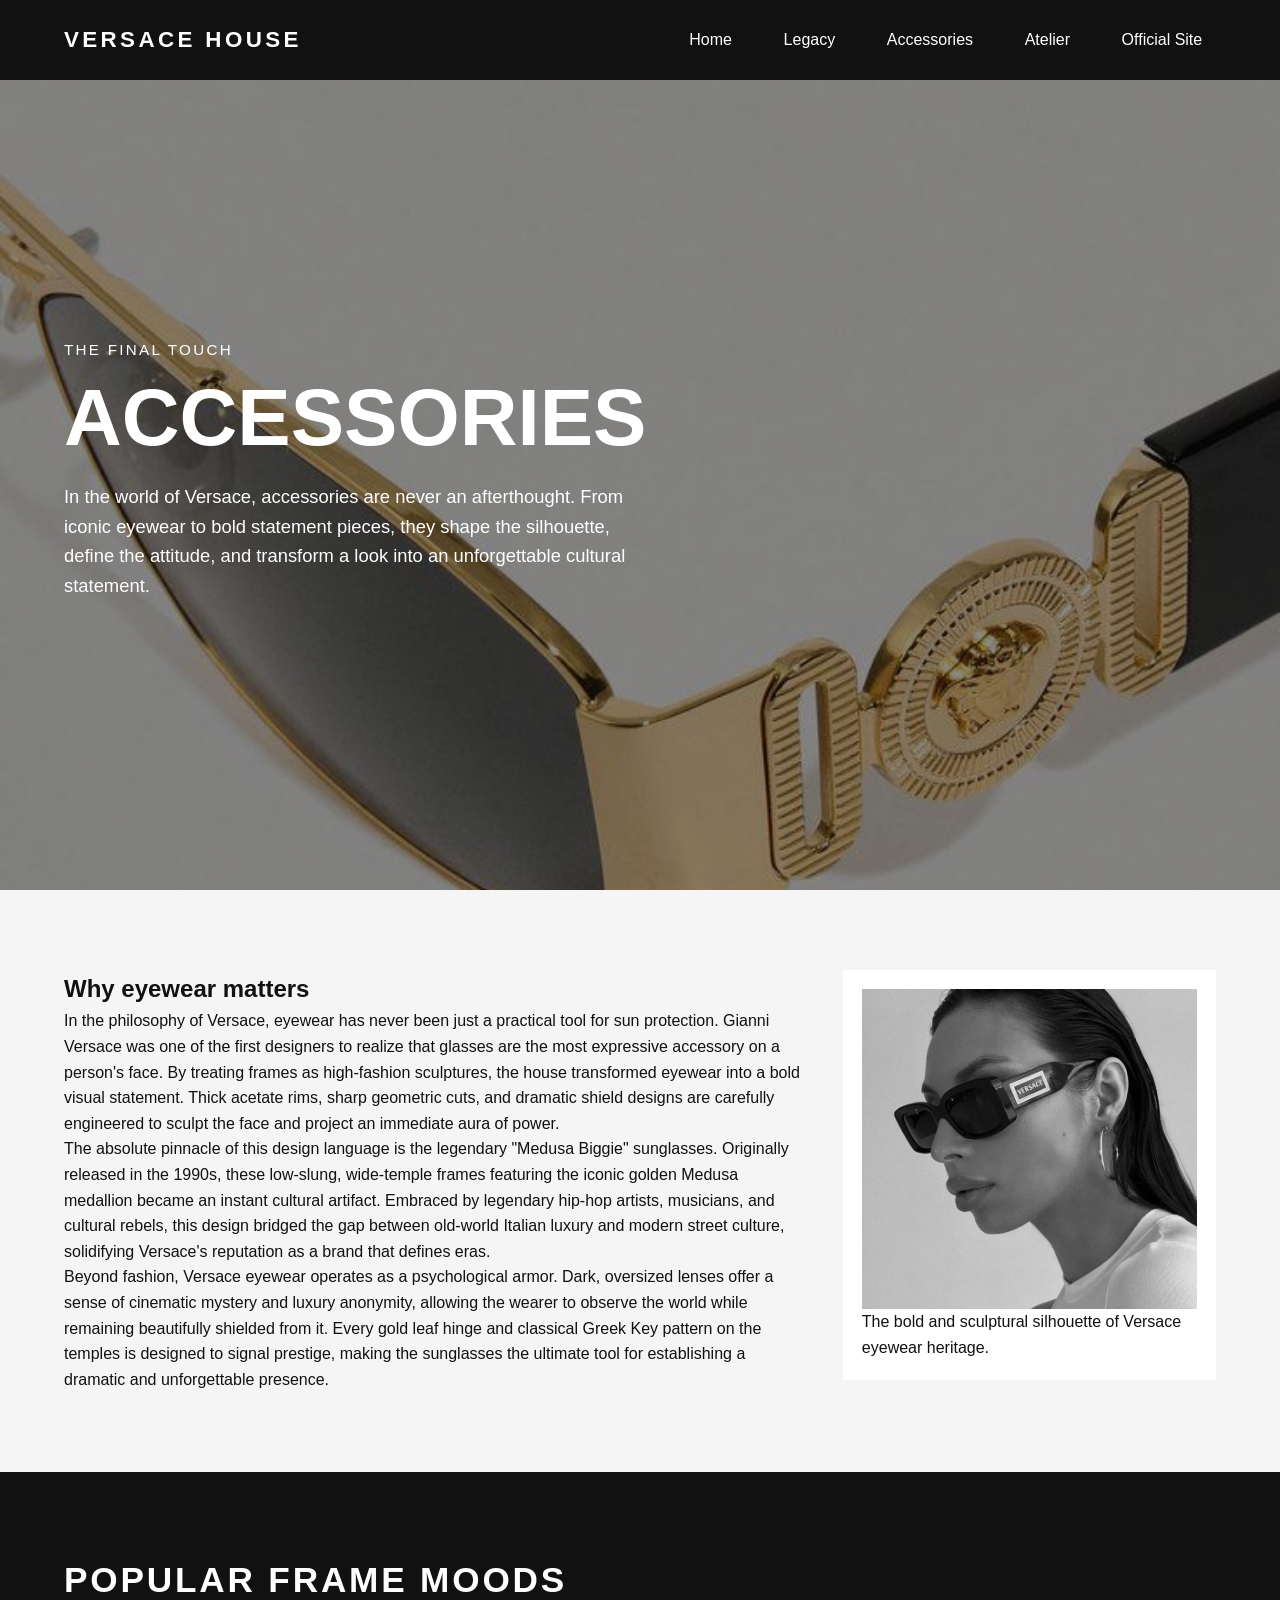
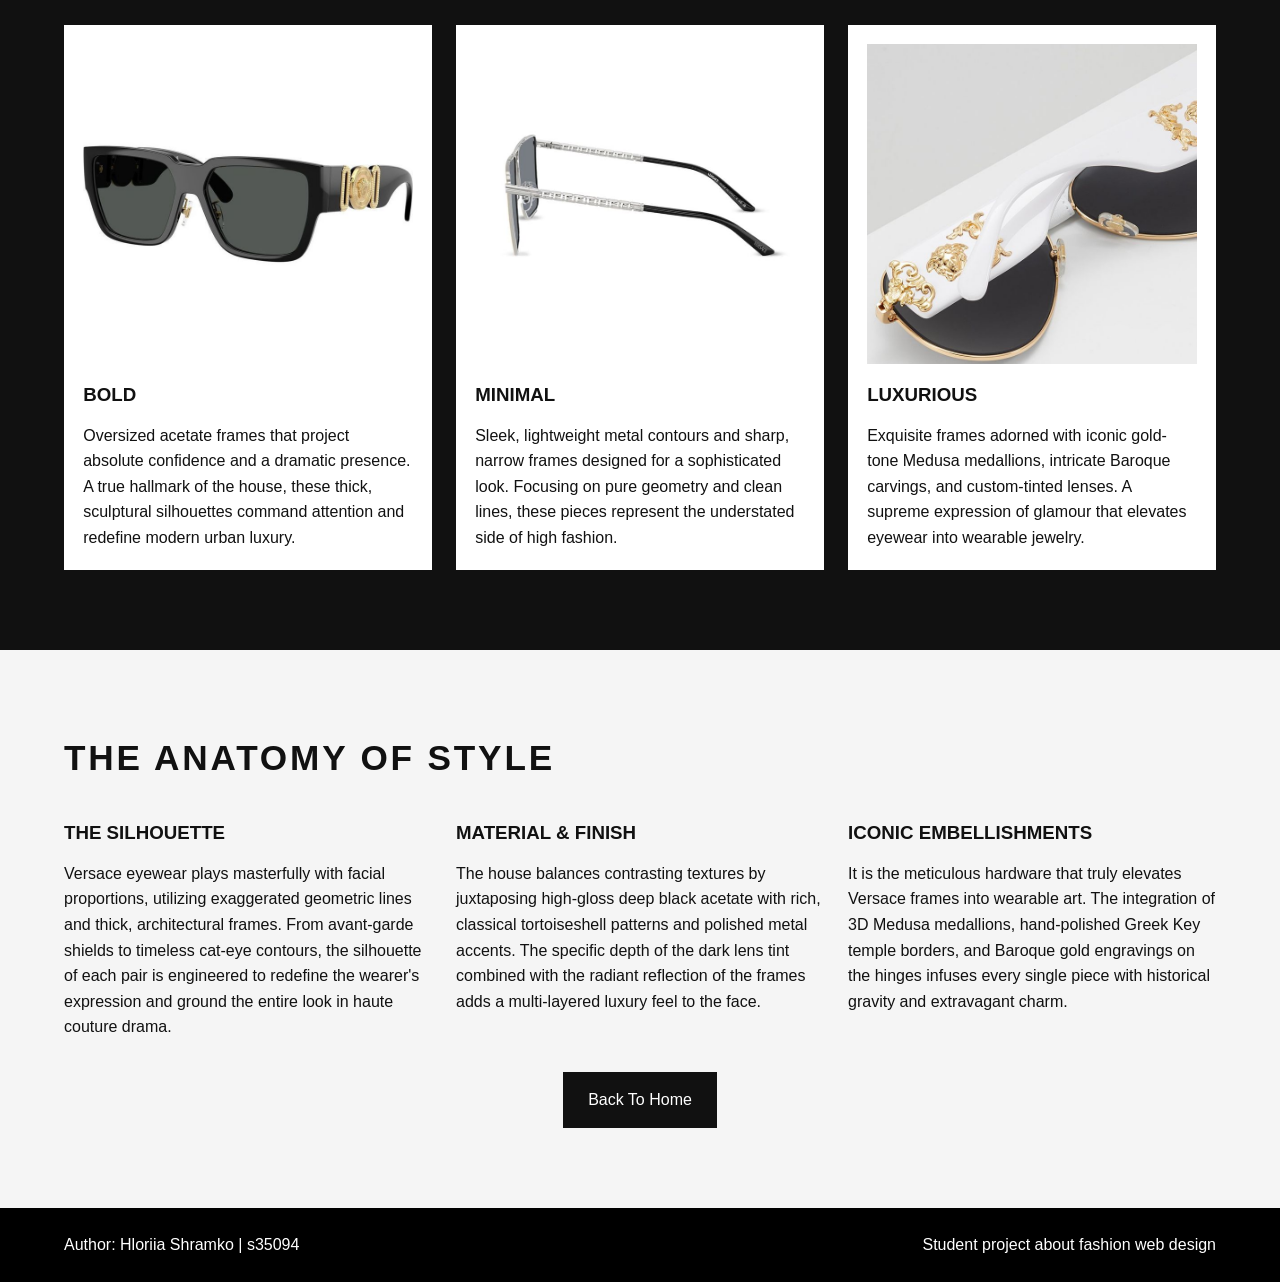
<file: accessories.html>
<!DOCTYPE html>
<html lang="en">
<head>
 <meta charset="UTF-8">
 <meta name="viewport" content="width=device-width, initial-scale=1.0">
 <title>Versace House | Home</title>
 <link rel="stylesheet" href="style.css">
</head>
<body>
 <header class="site-header">
  <div class="container header-row">
   <a href="index.html" class="logo">VERSACE HOUSE</a>
   <button class="menu-btn" id="menuBtn">Menu</button>
   <nav class="main-nav" id="mainNav">
    <a href="index.html">Home</a>
    <a href="legacy.html">Legacy</a>
    <a href="accessories.html">Accessories</a>
    <a href="atelier.html">Atelier</a>
    <a href="https://www.versace.com/" target="_blank">Official Site</a>
   </nav>
  </div>
 </header>
<main>
<section class="sub-hero hero-eyewear">
  <div class="overlay"></div>
  <div class="container">
   <div class="hero-content">
    <p class="hero-kicker">The final touch</p>
    <h1>Accessories</h1>
    <p class="hero-text">In the world of Versace, accessories are never an afterthought. From iconic eyewear to bold statement pieces, they shape the silhouette, define the attitude, and transform a look into an unforgettable cultural statement.</p>
   </div>
  </div>
 </section>
 <div class="section">
  <div class="container two-columns">
   <article>
    <h2>Why eyewear matters</h2>
    <p>In the philosophy of Versace, eyewear has never been just a practical tool for sun protection. Gianni Versace was one of the first designers to realize that glasses are the most expressive accessory on a person's face. By treating frames as high-fashion sculptures, the house transformed eyewear into a bold visual statement. Thick acetate rims, sharp geometric cuts, and dramatic shield designs are carefully engineered to sculpt the face and project an immediate aura of power.</p>
    <p>The absolute pinnacle of this design language is the legendary "Medusa Biggie" sunglasses. Originally released in the 1990s, these low-slung, wide-temple frames featuring the iconic golden Medusa medallion became an instant cultural artifact. Embraced by legendary hip-hop artists, musicians, and cultural rebels, this design bridged the gap between old-world Italian luxury and modern street culture, solidifying Versace's reputation as a brand that defines eras.</p>
    <p>Beyond fashion, Versace eyewear operates as a psychological armor. Dark, oversized lenses offer a sense of cinematic mystery and luxury anonymity, allowing the wearer to observe the world while remaining beautifully shielded from it. Every gold leaf hinge and classical Greek Key pattern on the temples is designed to signal prestige, making the sunglasses the ultimate tool for establishing a dramatic and unforgettable presence.</p>
   </article>
   <div class="side-image">
    <img src="images/eyewear-versace-editorial.jpg" alt="VERSACE editorial image of eyewear">
    <p class="caption">The bold and sculptural silhouette of Versace eyewear heritage.</p>
   </div>
  </div>
 </div>
 <section class="section dark-section">
  <div class="container">
   <h2 class="section-title">Popular frame moods</h2>
   <div class="cards-grid">
    <article class="card">
     <img src="images/large-sunglasses.jpg" alt="Large black VERSACE sunglasses">
     <h3>Bold</h3>
     <p>Oversized acetate frames that project absolute confidence and a dramatic presence. A true hallmark of the house, these thick, sculptural silhouettes command attention and redefine modern urban luxury.</p>
    </article>
    <article class="card">
     <img src="images/minimal-versace-sunglasses.jpg" alt="Minimal VERSACE sunglasses">
     <h3>Minimal</h3>
     <p>Sleek, lightweight metal contours and sharp, narrow frames designed for a sophisticated look. Focusing on pure geometry and clean lines, these pieces represent the understated side of high fashion.</p>
    </article>
    <article class="card">
     <img src="images/luxurious-sunglasses.jpg" alt="Luxury VERSACE sunglasses">
     <h3>Luxurious</h3>
     <p>Exquisite frames adorned with iconic gold-tone Medusa medallions, intricate Baroque carvings, and custom-tinted lenses. A supreme expression of glamour that elevates eyewear into wearable jewelry.</p>
    </article>
   </div>
  </div>
 </section>
 <section class="section">
  <div class="container">
   <h2 class="section-title">The Anatomy of Style</h2>
   <div class="three-columns">
    <article>
     <h3>The Silhouette</h3>
     <p>Versace eyewear plays masterfully with facial proportions, utilizing exaggerated geometric lines and thick, architectural frames. From avant-garde shields to timeless cat-eye contours, the silhouette of each pair is engineered to redefine the wearer's expression and ground the entire look in haute couture drama.</p>
    </article>
    <article>
     <h3>Material & Finish</h3>
     <p>The house balances contrasting textures by juxtaposing high-gloss deep black acetate with rich, classical tortoiseshell patterns and polished metal accents. The specific depth of the dark lens tint combined with the radiant reflection of the frames adds a multi-layered luxury feel to the face.</p>
    </article>
    <article>
     <h3>Iconic Embellishments</h3>
     <p>It is the meticulous hardware that truly elevates Versace frames into wearable art. The integration of 3D Medusa medallions, hand-polished Greek Key temple borders, and Baroque gold engravings on the hinges infuses every single piece with historical gravity and extravagant charm.</p>
    </article>
   </div>
   <div class="center-box">
    <a href="index.html" class="btn">Back To Home</a>
   </div>
  </div>
 </section>
</main>
<footer class="site-footer">
 <div class="container footer-row">
  <p>Author: Hloriia Shramko | s35094</p>
  <p>Student project about fashion web design</p>
 </div>
</footer>
 <script src="script.js"></script>
</body>
</html>
</file>
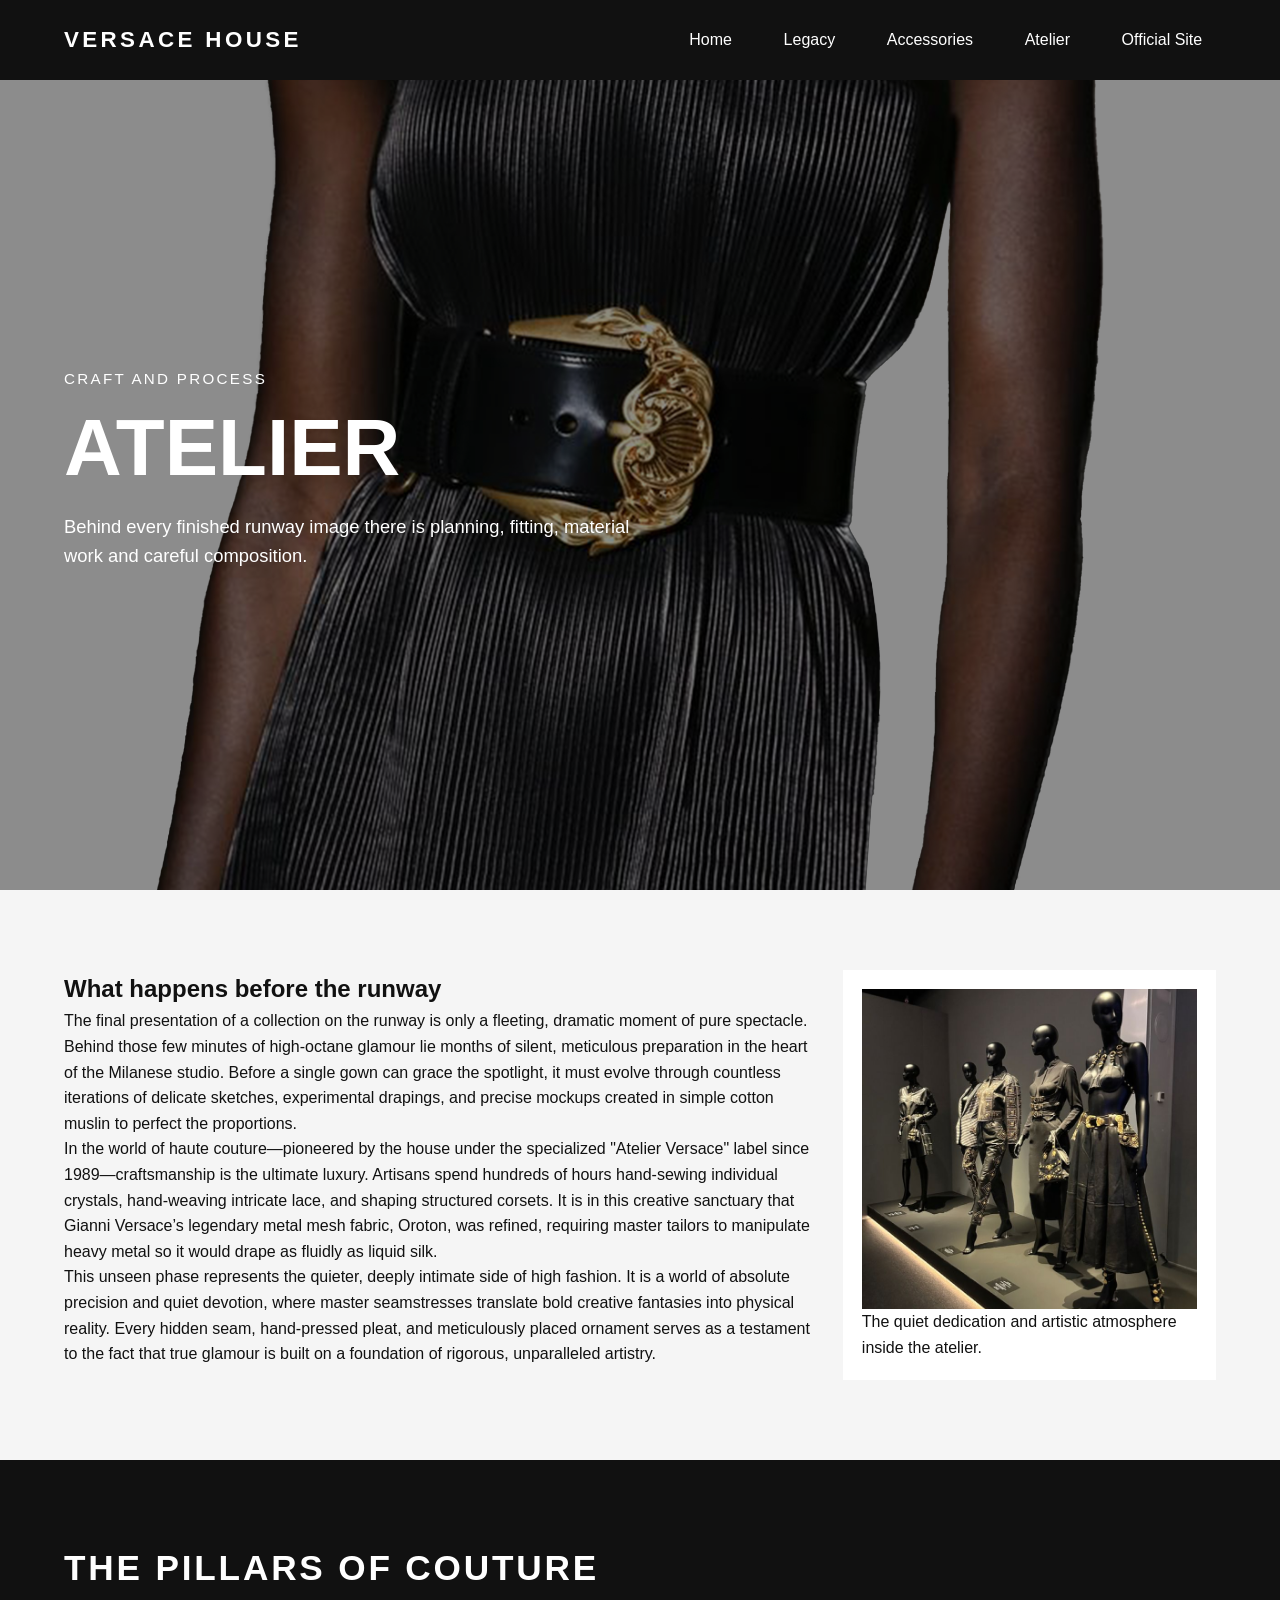
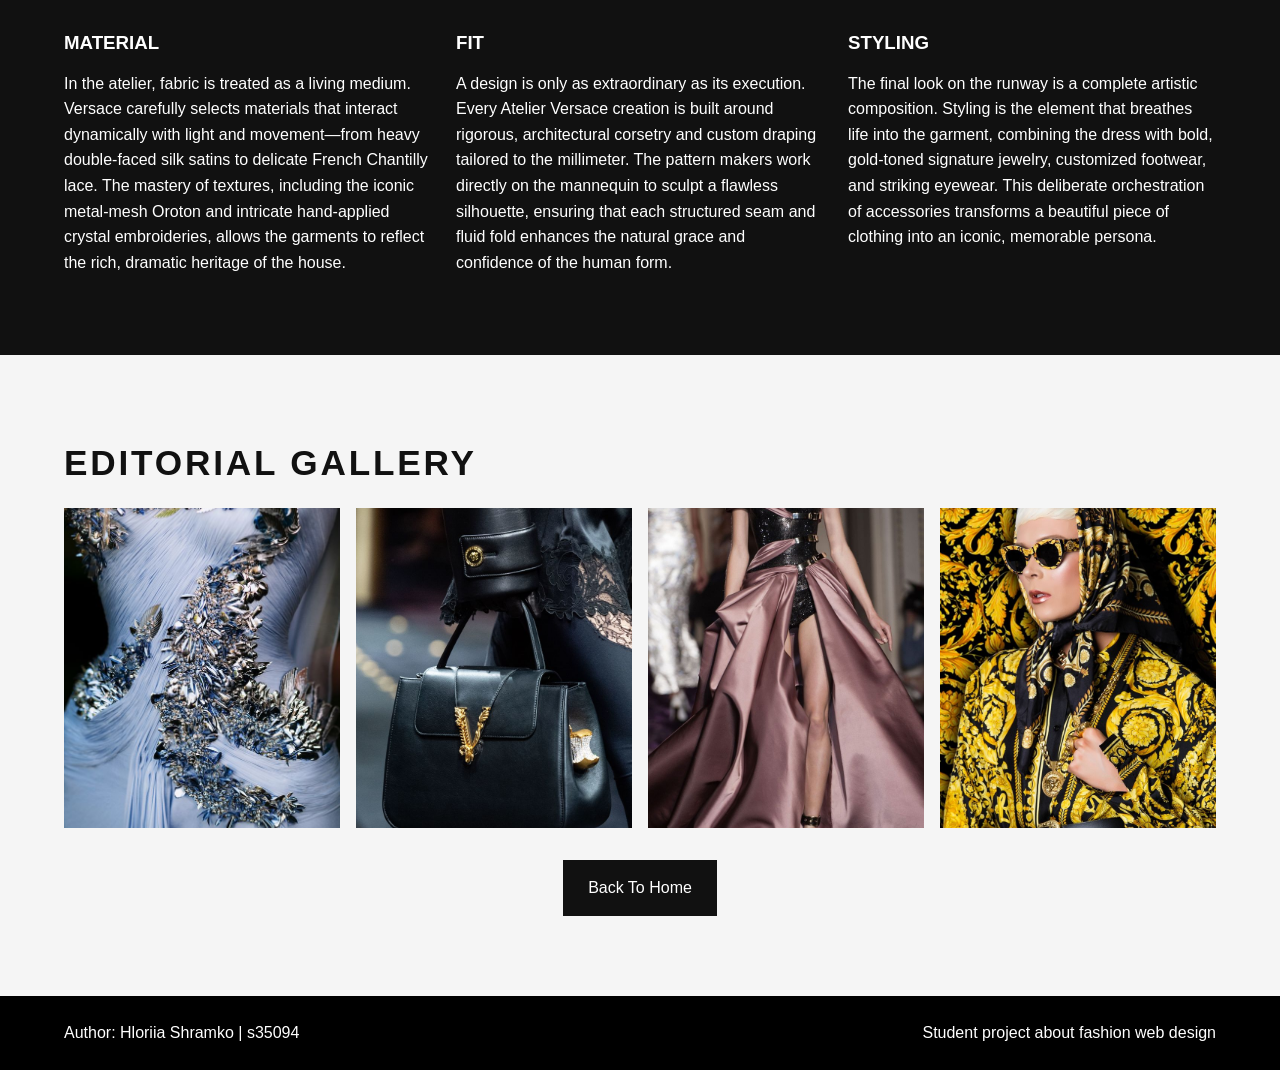
<file: atelier.html>
<!DOCTYPE html>
<html lang="en">
<head>
 <meta charset="UTF-8">
 <meta name="viewport" content="width=device-width, initial-scale=1.0">
 <title>Versace House | Home</title>
 <link rel="stylesheet" href="style.css">
</head>
<body>
 <header class="site-header">
  <div class="container header-row">
   <a href="index.html" class="logo">VERSACE HOUSE</a>
   <button class="menu-btn" id="menuBtn">Menu</button>
   <nav class="main-nav" id="mainNav">
    <a href="index.html">Home</a>
    <a href="legacy.html">Legacy</a>
    <a href="accessories.html">Accessories</a>
    <a href="atelier.html">Atelier</a>
    <a href="https://www.versace.com/" target="_blank">Official Site</a>
   </nav>
  </div>
 </header>
<main>
 <section class="sub-hero hero-atelier">
  <div class="overlay"></div>
  <div class="container">
   <div class="hero-content">
    <p class="hero-kicker">Craft and Process</p>
    <h1>Atelier</h1>
    <p class="hero-text">Behind every finished runway image there is planning, fitting, material work and careful composition.</p>
   </div>
  </div>
 </section>
 <div class="section">
  <div class="container two-columns">
   <article class="atelier-intro-block">
    <h2>What happens before the runway</h2>
    <p>The final presentation of a collection on the runway is only a fleeting, dramatic moment of pure spectacle. Behind those few minutes of high-octane glamour lie months of silent, meticulous preparation in the heart of the Milanese studio. Before a single gown can grace the spotlight, it must evolve through countless iterations of delicate sketches, experimental drapings, and precise mockups created in simple cotton muslin to perfect the proportions.</p>
    <p>In the world of haute couture—pioneered by the house under the specialized "Atelier Versace" label since 1989—craftsmanship is the ultimate luxury. Artisans spend hundreds of hours hand-sewing individual crystals, hand-weaving intricate lace, and shaping structured corsets. It is in this creative sanctuary that Gianni Versace’s legendary metal mesh fabric, Oroton, was refined, requiring master tailors to manipulate heavy metal so it would drape as fluidly as liquid silk.</p>
    <p>This unseen phase represents the quieter, deeply intimate side of high fashion. It is a world of absolute precision and quiet devotion, where master seamstresses translate bold creative fantasies into physical reality. Every hidden seam, hand-pressed pleat, and meticulously placed ornament serves as a testament to the fact that true glamour is built on a foundation of rigorous, unparalleled artistry.</p>
   </article>
   <div class="side-image">
    <img src="images/atelier-space.jpg" alt="VERSACE fashion atelier space">
    <p class="caption">The quiet dedication and artistic atmosphere inside the atelier.</p>
   </div>
  </div>
 </div>
 <section class="section dark-section">
  <div class="container">
   <h2 class="section-title">The Pillars of Couture</h2>
   <div class="three-columns">
    <article>
     <h3>Material</h3>
     <p>In the atelier, fabric is treated as a living medium. Versace carefully selects materials that interact dynamically with light and movement—from heavy double-faced silk satins to delicate French Chantilly lace. The mastery of textures, including the iconic metal-mesh Oroton and intricate hand-applied crystal embroideries, allows the garments to reflect the rich, dramatic heritage of the house.</p>
    </article>
    <article>
     <h3>Fit</h3>
     <p>A design is only as extraordinary as its execution. Every Atelier Versace creation is built around rigorous, architectural corsetry and custom draping tailored to the millimeter. The pattern makers work directly on the mannequin to sculpt a flawless silhouette, ensuring that each structured seam and fluid fold enhances the natural grace and confidence of the human form.</p>
    </article>
    <article>
     <h3>Styling</h3>
     <p>The final look on the runway is a complete artistic composition. Styling is the element that breathes life into the garment, combining the dress with bold, gold-toned signature jewelry, customized footwear, and striking eyewear. This deliberate orchestration of accessories transforms a beautiful piece of clothing into an iconic, memorable persona.</p>
    </article>
   </div>
  </div>
 </section>
 <section class="section">
  <div class="container">
   <h2 class="section-title">Editorial Gallery</h2>
   <div class="gallery-grid">
    <img src="images/dress-detail.jpg" alt="Atelier VERSACE haute couture dress detail">
    <img src="images/bag-detail.jpg" alt="Luxury VERSACE leather bag detail">
    <img src="images/dramatic-dress.jpg" alt="Dramatic VERSACE evening gown silhouette">
    <img src="images/high-fashion-portrait.jpg" alt="High fashion VERSACE editorial portrait">
   </div>
   <div class="center-box">
    <a href="index.html" class="btn">Back To Home</a>
   </div>
  </div>
 </section>
</main>
<footer class="site-footer">
 <div class="container footer-row">
  <p>Author: Hloriia Shramko | s35094</p>
  <p>Student project about fashion web design</p>
 </div>
</footer>
 <script src="script.js"></script>
</body>
</html>
</file>
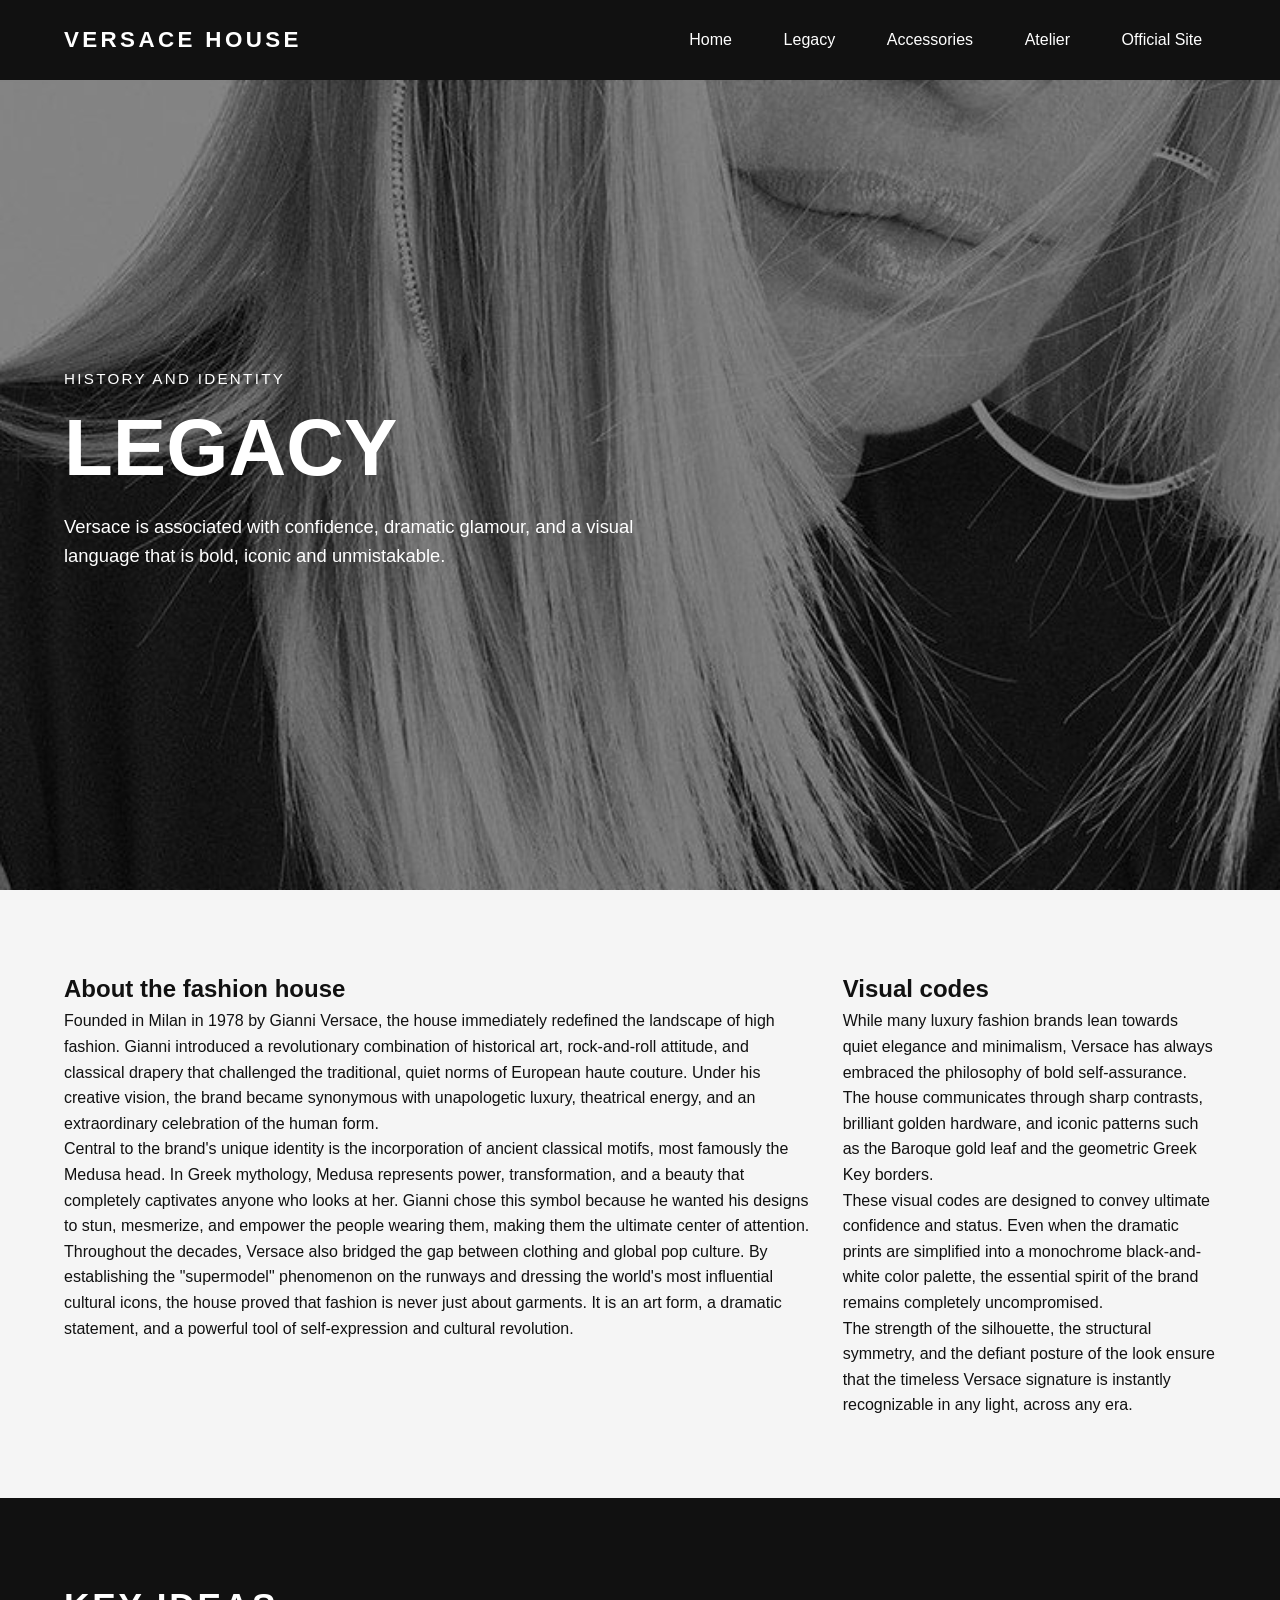
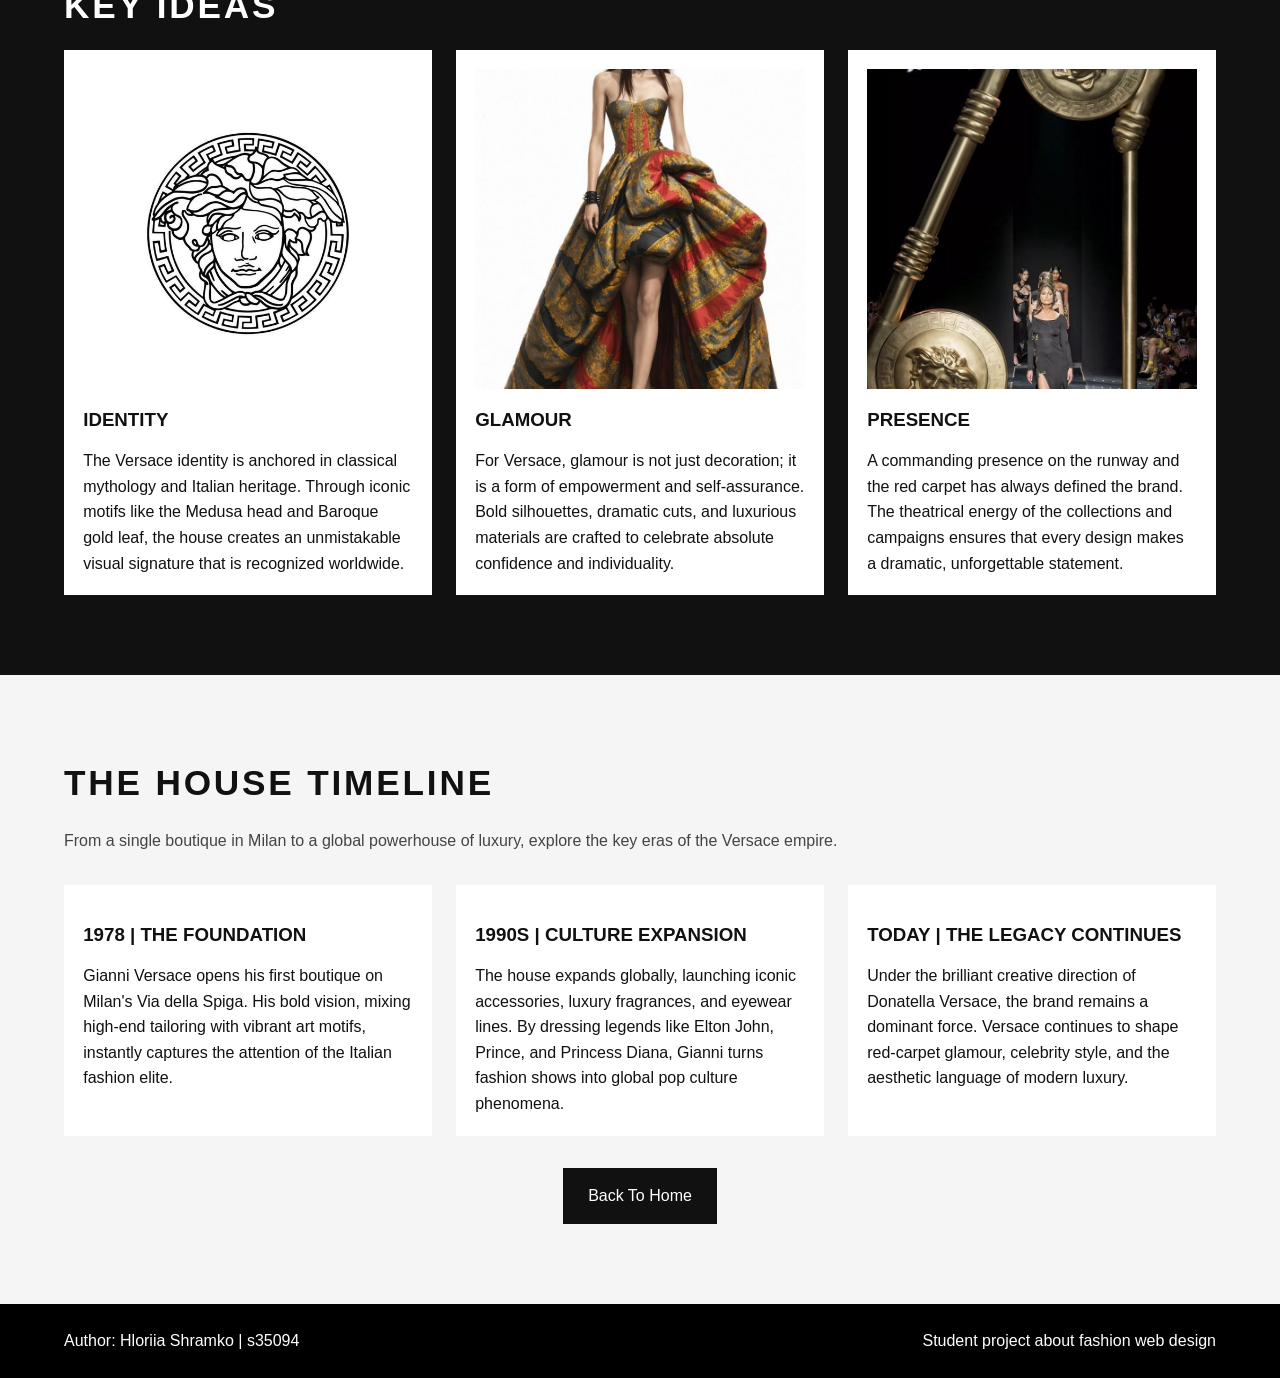
<file: legacy.html>
<!DOCTYPE html>
<html lang="en">
<head>
 <meta charset="UTF-8">
 <meta name="viewport" content="width=device-width, initial-scale=1.0">
 <title>Versace House | Home</title>
 <link rel="stylesheet" href="style.css">
</head>
<body>
 <header class="site-header">
  <div class="container header-row">
   <a href="index.html" class="logo">VERSACE HOUSE</a>
   <button class="menu-btn" id="menuBtn">Menu</button>
   <nav class="main-nav" id="mainNav">
    <a href="index.html">Home</a>
    <a href="legacy.html">Legacy</a>
    <a href="accessories.html">Accessories</a>
    <a href="atelier.html">Atelier</a>
    <a href="https://www.versace.com/" target="_blank">Official Site</a>
   </nav>
  </div>
 </header>
<main>
 <section class="sub-hero hero-legacy">
  <div class="overlay"></div>
  <div class="container">
   <div class="hero-content">
    <p class="hero-kicker">History and Identity</p>
    <h1>Legacy</h1>
    <p class="hero-text">Versace is associated with confidence, dramatic glamour, and a visual language that is bold, iconic and unmistakable.</p>
   </div>
  </div>
 </section>
  <div class="section">
   <div class="container two-columns">
    <article>
     <h2>About the fashion house</h2>
     <p>Founded in Milan in 1978 by Gianni Versace, the house immediately redefined the landscape of high fashion. Gianni introduced a revolutionary combination of historical art, rock-and-roll attitude, and classical drapery that challenged the traditional, quiet norms of European haute couture. Under his creative vision, the brand became synonymous with unapologetic luxury, theatrical energy, and an extraordinary celebration of the human form.</p>
     <p>Central to the brand's unique identity is the incorporation of ancient classical motifs, most famously the Medusa head. In Greek mythology, Medusa represents power, transformation, and a beauty that completely captivates anyone who looks at her. Gianni chose this symbol because he wanted his designs to stun, mesmerize, and empower the people wearing them, making them the ultimate center of attention.</p>
     <p>Throughout the decades, Versace also bridged the gap between clothing and global pop culture. By establishing the "supermodel" phenomenon on the runways and dressing the world's most influential cultural icons, the house proved that fashion is never just about garments. It is an art form, a dramatic statement, and a powerful tool of self-expression and cultural revolution.</p>
    </article>
    <article>
     <h2>Visual codes</h2>
     <p>While many luxury fashion brands lean towards quiet elegance and minimalism, Versace has always embraced the philosophy of bold self-assurance. The house communicates through sharp contrasts, brilliant golden hardware, and iconic patterns such as the Baroque gold leaf and the geometric Greek Key borders.</p>
     <p>These visual codes are designed to convey ultimate confidence and status. Even when the dramatic prints are simplified into a monochrome black-and-white color palette, the essential spirit of the brand remains completely uncompromised.</p>
     <p>The strength of the silhouette, the structural symmetry, and the defiant posture of the look ensure that the timeless Versace signature is instantly recognizable in any light, across any era.</p>
    </article>
   </div>
  </div>
 <section class="section dark-section">
  <div class="container">
   <h2 class="section-title">Key ideas</h2>
   <div class="cards-grid">
    <article class="card">
     <img src="images/logo-versace.jpg" alt="Logotype of VERSACE">
     <h3>Identity</h3>
     <p>The Versace identity is anchored in classical mythology and Italian heritage. Through iconic motifs like the Medusa head and Baroque gold leaf, the house creates an unmistakable visual signature that is recognized worldwide.</p>
    </article>
    <article class="card">
     <img src="images/evening-gown.jpg" alt="Evening gown editorial image">
     <h3>Glamour</h3>
     <p>For Versace, glamour is not just decoration; it is a form of empowerment and self-assurance. Bold silhouettes, dramatic cuts, and luxurious materials are crafted to celebrate absolute confidence and individuality.</p>
    </article>
    <article class="card">
     <img src="images/runway-versace.jpg" alt="Image from VERSACE runway">
     <h3>Presence</h3>
     <p>A commanding presence on the runway and the red carpet has always defined the brand. The theatrical energy of the collections and campaigns ensures that every design makes a dramatic, unforgettable statement.</p>
    </article>
   </div>
  </div>
 </section>
 <section class="section">
  <div class="container">
   <h2 class="section-title">The House Timeline</h2>
   <p class="section-intro">From a single boutique in Milan to a global powerhouse of luxury, explore the key eras of the Versace empire.</p>
   <div class="timeline-like">
    <article class="timeline-item">
     <h3>1978 | The Foundation</h3>
     <p>Gianni Versace opens his first boutique on Milan's Via della Spiga. His bold vision, mixing high-end tailoring with vibrant art motifs, instantly captures the attention of the Italian fashion elite.</p>
    </article>
    <article class="timeline-item">
     <h3>1990s | Culture Expansion</h3>
     <p>The house expands globally, launching iconic accessories, luxury fragrances, and eyewear lines. By dressing legends like Elton John, Prince, and Princess Diana, Gianni turns fashion shows into global pop culture phenomena.</p>
    </article>
    <article class="timeline-item">
     <h3>Today | The Legacy Continues</h3>
     <p>Under the brilliant creative direction of Donatella Versace, the brand remains a dominant force. Versace continues to shape red-carpet glamour, celebrity style, and the aesthetic language of modern luxury.</p>
    </article>
   </div>
   <div class="center-box">
    <a href="index.html" class="btn">Back To Home</a>
   </div>
  </div>
 </section>
</main>
<footer class="site-footer">
 <div class="container footer-row">
  <p>Author: Hloriia Shramko | s35094</p>
  <p>Student project about fashion web design</p>
 </div>
</footer>
 <script src="script.js"></script>
</body>
</html>
</file>
<file: style.css>
* {
  box-sizing: border-box;
  margin: 0;
  padding: 0;
}
html {
  scroll-behavior: smooth;
}
body {
  font-family: Arial, Helvetica, sans-serif;
  background-color: #f5f5f5;
  color: #111111;
  line-height: 1.6;
}
.container {
  width: 90%;
  max-width: 1400px;
  margin: 0 auto;
}
.section {
  padding: 5rem 0;
}
.section-title {
  font-size: 2.2rem;
  margin-bottom: 1rem;
  text-transform: uppercase;
  letter-spacing: 0.08em;
}
.section-intro {
  max-width: 800px;
  margin-bottom: 2rem;
  color: #444444;
}
.small-text {
  font-size: 0.95rem;
  color: #555555;
}
img {
  width: 100%;
  display: block;
}
a {
  text-decoration: none;
  color: inherit;
}
ul.simple-list {
  margin-top: 1rem;
  margin-left: 1.5rem;
}
ul.simple-list li {
  margin-bottom: 0.5rem;
}
.site-header {
  background-color: #111111;
  color: #ffffff;
  position: sticky;
  top: 0;
  z-index: 1000;
}
.header-row {
  min-height: 80px;
  display: flex;
  justify-content: space-between;
  align-items: center;
  gap: 2rem;
}
.logo {
  font-size: 1.4rem;
  font-weight: bold;
  letter-spacing: 0.15em;
}
.main-nav {
  display: flex;
  gap: 1.5rem;
  align-items: center;
}
.main-nav a {
  padding: 0.5rem 0.8rem;
  border: 1px solid transparent;
  transition: all 0.3s ease;
}
.main-nav a:hover {
  border-color: #ffffff;
  background-color: #ffffff;
  color: #111111;
}
.menu-btn {
  display: none;
  background-color: #ffffff;
  color: #111111;
  border: none;
  padding: 0.7rem 1rem;
  cursor: pointer;
  font-weight: bold;
}
.hero,
.sub-hero {
  position: relative;
  min-height: 90vh;
  background-position: center;
  background-size: cover;
  display: flex;
  align-items: center;
  overflow: hidden;
}
.hero-home {
  background-image: url("images/hero-main.jpg");
}
.hero-eyewear {
  background-image: url("images/eyewear-main.jpg");
}
.hero-legacy {
  background-image: url("images/legacy-main.jpg");
}
.hero-atelier {
  background-image: url("images/atelier-main.jpg");
}
.overlay {
  position: absolute;
  inset: 0;
  background-color: rgba(0, 0, 0, 0.45);
}
.hero-content {
  position: relative;
  z-index: 2;
  color: #ffffff;
  max-width: 700px;
  animation: fadeUp 1.3s ease;
}
.hero-kicker {
  text-transform: uppercase;
  letter-spacing: 0.15em;
  margin-bottom: 1rem;
  font-size: 0.95rem;
}
.hero h1,
.sub-hero h1 {
  font-size: 5rem;
  line-height: 1;
  text-transform: uppercase;
  margin-bottom: 1.5rem;
}
.hero-text {
  font-size: 1.15rem;
  max-width: 600px;
  margin-bottom: 2rem;
}
.hero-buttons {
  display: flex;
  flex-wrap: wrap;
  gap: 1rem;
}
.btn {
  display: inline-block;
  padding: 0.9rem 1.5rem;
  background-color: #111111;
  color: #ffffff;
  border: 1px solid #111111;
  transition: all 0.35s ease;
}
.btn:hover {
  background-color: #ffffff;
  color: #111111;
  transform: translateY(-3px);
  box-shadow: 0 12px 20px rgba(0, 0, 0, 0.15);
}
.btn-outline {
  background-color: transparent;
  border: 1px solid #ffffff;
}
.btn-outline:hover {
  background-color: #ffffff;
  color: #111111;
}
.text-link {
  display: inline-block;
  margin-top: 1rem;
  font-weight: bold;
  border-bottom: 1px solid #111111;
  transition: all 0.3s ease;
}
.text-link:hover {
  opacity: 0.7;
}
.two-columns {
  display: grid;
  grid-template-columns: 2fr 1fr;
  gap: 2rem;
  align-items: start;
}
.three-columns {
  display: grid;
  grid-template-columns: repeat(3, 1fr);
  gap: 1.5rem;
}
.cards-grid {
  display: grid;
  grid-template-columns: repeat(3, 1fr);
  gap: 1.5rem;
}
.image-demo-grid {
  display: grid;
  grid-template-columns: 1fr 1fr;
  gap: 1rem;
}
.gallery-grid {
  display: grid;
  grid-template-columns: repeat(4, 1fr);
  gap: 1rem;
}
.card,
.quote-box,
.timeline-item,
.side-image,
.image-demo-grid figure {
  background-color: #ffffff;
  padding: 1.2rem;
}
.card img,
.side-image img,
.gallery-grid img,
.image-demo-grid img {
  height: 320px;
  object-fit: cover;
}
.card h3,
.three-columns h3,
.timeline-item h3 {
  margin: 1rem 0 0.8rem 0;
  text-transform: uppercase;
}
.timeline-like {
  display: grid;
  grid-template-columns: repeat(3, 1fr);
  gap: 1.5rem;
  margin-top: 2rem;
}
.center-box {
  margin-top: 2rem;
  text-align: center;
}
.dark-section {
  background-color: #111111;
  color: #ffffff;
}
.dark-section .card {
  color: #111111;
}
.dark-section .section-intro {
  color: #dddddd;
}
.svg-wrap {
  margin-top: 2rem;
  background-color: #ffffff;
  padding: 1rem;
}
.fashion-svg {
  width: 100%;
  height: auto;
}
.svg-stroke {
  fill: none;
  stroke: #111111;
  stroke-width: 3;
}
.svg-fill {
  fill: #111111;
  stroke: #111111;
  stroke-width: 2;
}
.svg-text {
  font-size: 2rem;
  font-weight: bold;
  letter-spacing: 0.3em;
  fill: #111111;
}
.map-box {
  margin-top: 2rem;
  text-align: center;
}
.map-image {
  width: 680px !important;
  height: 200px !important;
  border: 4px solid #ffffff;
  display: block;
  margin: 0 auto;
}
.site-footer {
  background-color: #000000;
  color: #ffffff;
  padding: 1.5rem 0;
}
.footer-row {
  display: flex;
  justify-content: space-between;
  gap: 1rem;
  flex-wrap: wrap;
}
@keyframes fadeUp {
  from {
    opacity: 0;
    transform: translateY(30px);
  }
  to {
    opacity: 1;
    transform: translateY(0);
  }
}
@media (max-width: 900px) {
  .two-columns,
  .three-columns,
  .cards-grid,
  .timeline-like,
  .gallery-grid,
  .image-demo-grid {
    grid-template-columns: 1fr 1fr;
  }
  .hero h1,
  .sub-hero h1 {
    font-size: 3.5rem;
  }
}
@media (max-width: 768px) {
  .menu-btn {
    display: block;
  }
  .main-nav {
    display: none;
    width: 100%;
    flex-direction: column;
    align-items: flex-start;
    padding-bottom: 1rem;
  }
  .main-nav.show {
    display: flex;
  }
  .header-row {
    flex-wrap: wrap;
    padding: 1rem 0;
  }
  .two-columns,
  .three-columns,
  .cards-grid,
  .timeline-like,
  .gallery-grid,
  .image-demo-grid {
    grid-template-columns: 1fr;
  }
  .hero,
  .sub-hero {
    min-height: 75vh;
  }
  .hero h1,
  .sub-hero h1 {
    font-size: 2.7rem;
  }
  .section {
    padding: 3.5rem 0;
  }
  .map-image {
    width: 100% !important;
    max-width: 680px !important;
    height: auto !important;
  }
}
@media (min-width: 1600px) {
  body {
    font-size: 1.1rem;
  }
  .hero h1,
  .sub-hero h1 {
    font-size: 6rem;
  }
  .card img,
  .side-image img,
  .gallery-grid img,
  .image-demo-grid img {
    height: 380px;
  }
}
</file>
